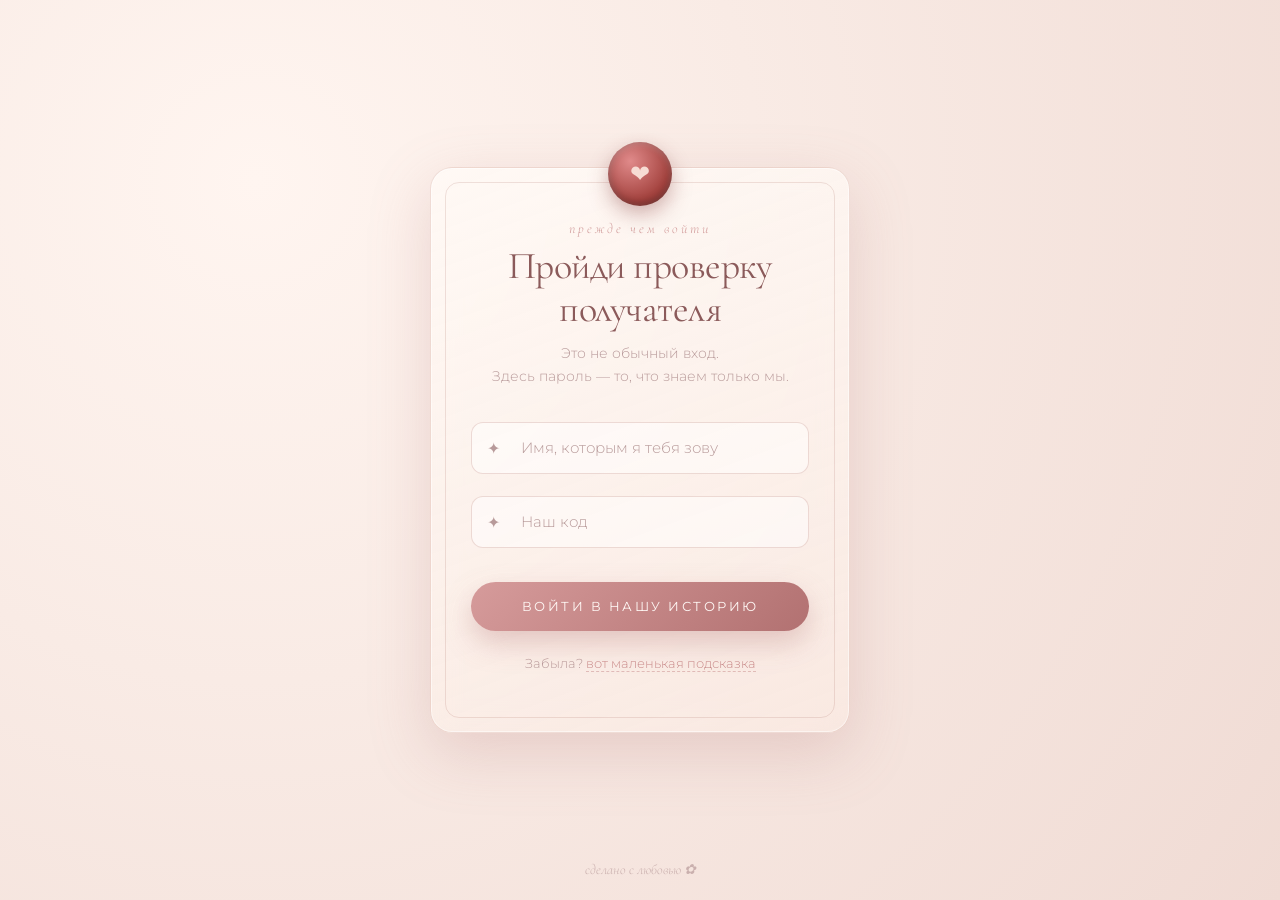
<file: index.html>
<!DOCTYPE html>
<html lang="ru">
  <head>
    <meta charset="UTF-8">
    <meta name="viewport" content="width=device-width, initial-scale=1.0">
    <title>Тебя ждёт интересное приключение...</title>
    <link rel="preconnect" href="https://fonts.googleapis.com">
    <link rel="preconnect" href="https://fonts.gstatic.com" crossorigin>
    <link
      href="https://fonts.googleapis.com/css2?family=Cormorant+Garamond:ital,wght@0,300;0,400;0,500;1,400&family=Montserrat:wght@300;400;500&display=swap"
      rel="stylesheet">
    <link rel="stylesheet" href="assets/css/login.css">
    <link rel="icon" href="assets/images/logo.svg" type="image/svg+xml">
  </head>
  <body>

    <div class="petals" id="petals"></div>

    <div class="login-card" id="loginCard">
      <div class="seal">❤</div>

      <div class="form-inner">
        <div class="eyebrow">прежде чем войти</div>
        <h1>Пройди проверку получателя</h1>
        <p class="subtitle">Это не обычный вход.<br>Здесь пароль — то, что знаем
          только мы.</p>

        <form id="loginForm" onsubmit="event.preventDefault(); handleLogin();">
          <div class="field" id="fieldUser">
            <input type="text" id="userInput" placeholder=" " autocomplete="off"
              required>
            <label for="userInput">Имя, которым я тебя зову</label>
            <span class="icon">✦</span>
          </div>

          <div class="field" id="fieldPass">
            <input type="password" id="passInput" placeholder=" "
              autocomplete="off" required>
            <label for="passInput">Наш код</label>
            <span class="icon">✦</span>
          </div>

          <div class="error-msg" id="errorMsg">Не то. Попробуй ещё раз — ты
            точно знаешь 💭</div>

          <button class="btn" type="submit" id="loginBtn">Войти в нашу
            историю</button>
        </form>

        <div class="helper">
          Забыла? <span class="hint-link" onclick="toggleHint()">вот маленькая
            подсказка</span>
          <div class="hint-tip" id="hintTip">
            Имя... *** души моей... Думаю, ты поняла)<br>
            (псс... с маленькой буквы...)<br>
            Код... А когда мы начали встречаться?)
          </div>
        </div>
      </div>

      <div class="success">
        <svg class="success-heart" viewBox="0 0 24 24" fill="currentColor">
          <path
            d="M12 21s-7.5-4.8-9.8-9.2C.6 8.4 2.3 4.8 5.6 4.1 8 3.6 10.2 4.8 12 7c1.8-2.2 4-3.4 6.4-2.9 3.3.7 5 4.3 3.4 7.7C19.5 16.2 12 21 12 21z" />
        </svg>
        <div class="success-text">Добро пожаловать домой</div>
        <div class="success-sub">открываю...</div>
      </div>
    </div>

    <div class="footer-note">сделано с любовью ✿</div>

    <script src="assets/js/login.js"></script>
  </body>
</html>
</file>
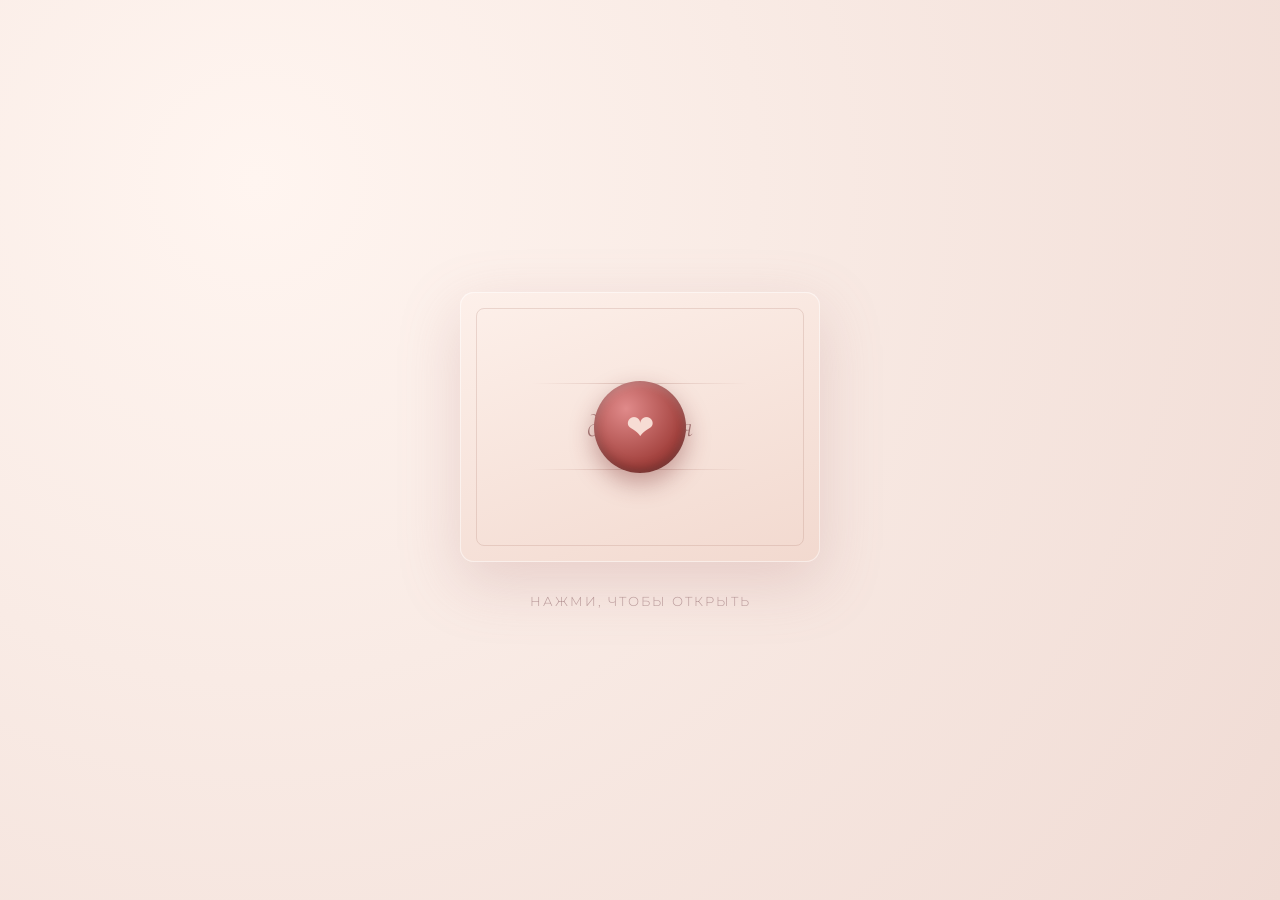
<file: surprise.html>
<!DOCTYPE html>
<html lang="ru">
    <head>
        <meta charset="UTF-8">
        <meta name="viewport" content="width=device-width, initial-scale=1.0">
        <title>Сюрприз ❤</title>
        <link rel="preconnect" href="https://fonts.googleapis.com">
        <link rel="preconnect" href="https://fonts.gstatic.com" crossorigin>
        <link
            href="https://fonts.googleapis.com/css2?family=Cormorant+Garamond:ital,wght@0,300;0,400;0,500;1,400&family=Montserrat:wght@300;400;500&display=swap"
            rel="stylesheet">
        <link rel="stylesheet" href="assets/css/surprise.css">
        <link rel="icon" href="assets/images/logo.svg" type="image/svg+xml">
    </head>
    <body>

        <div class="petals" id="petals"></div>

        <div class="progress" id="progress">
            <div class="dot" data-step="1"></div>
            <div class="dot" data-step="2"></div>
            <div class="dot" data-step="3"></div>
            <div class="dot" data-step="4"></div>
        </div>

        <section class="screen active" data-step="0">
            <div class="sealed-card" id="sealedCard" onclick="openLetter()">
                <div class="card-lines top"></div>
                <div class="card-lines bottom"></div>
                <div class="card-title">для тебя</div>
                <div class="seal">❤</div>
            </div>
            <div class="hint-text">нажми, чтобы открыть</div>
        </section>

        <section class="screen" data-step="1">
            <div class="content">
                <div class="eyebrow">глава первая</div>
                <h1 id="greetTitle"></h1>
                <p class="fade-text">Я приготовил для тебя маленькое
                    путешествие.<br>
                    Пять тёплых остановок — и один настоящий сюрприз в самом
                    конце.</p>
                <p class="fade-text small">Готова? Тогда идём)</p>
                <button class="btn" onclick="next(2)">начать</button>
            </div>
        </section>

        <section class="screen" data-step="2">
            <div class="content">
                <div class="eyebrow">глава вторая</div>
                <h2>Спрятанные сердечки</h2>
                <p class="fade-text">Пять маленьких сердец разлетелись по этой
                    странице.<br>
                    Найди их все — и узнаешь, что дальше.</p>
            </div>
            <div class="counter" id="counter"><span id="foundCount">0</span> /
                5</div>
            <button class="btn next-btn" id="heartsNext"
                onclick="next(3)">дальше</button>
        </section>

        <section class="screen" data-step="3">
            <div class="content">
                <div class="eyebrow">глава третья</div>
                <h2>Наши маленькие вечера</h2>
                <p class="fade-text small">Нажми на каждую карточку — внутри
                    спрятано тёплое.</p>

                <div class="cards">
                    <div class="card"
                        onclick="this.classList.toggle('flipped')">
                        <div class="card-inner">
                            <div class="card-front">01</div>
                            <div class="card-back">Помнишь тот вечер, когда мы
                                просто шли и говорили обо всём? Я тогда понял,
                                что мне никто больше не нужен.</div>
                        </div>
                    </div>
                    <div class="card"
                        onclick="this.classList.toggle('flipped')">
                        <div class="card-inner">
                            <div class="card-front">02</div>
                            <div class="card-back">Твой смех, когда ты думаешь,
                                что я совсем дурашка. Это моё самое любимое в
                                мире.</div>
                        </div>
                    </div>
                    <div class="card"
                        onclick="this.classList.toggle('flipped')">
                        <div class="card-inner">
                            <div class="card-front">03</div>
                            <div class="card-back">Каждое «доброе утро)» от тебя
                                — это причина улыбнуться, даже если день начался
                                плохо.</div>
                        </div>
                    </div>
                </div>

                <button class="btn" onclick="next(4)">дальше</button>
            </div>
        </section>

        <section class="screen" data-step="4">
            <div class="content letter-content">
                <div class="eyebrow">последняя глава</div>
                <h2>И самое главное</h2>

                <div class="letter">
                    <p id="finalText"></p>
                </div>

                <div class="hint-box" id="hintBox">
                    <div class="hint-title">🎁 В скором времени тебя ждёт ещё
                        подарок</div>

                    <p>Ты найдёшь свой сюрприз 25.10.2026 на пороге своей
                        квартиры!<br>
                        Пока придётся подождать... Но тебе это не составит
                        труда)</p>

                </div>

                <button class="btn ghost" onclick="restart()">пройти
                    заново</button>
            </div>
        </section>

        <script src="assets/js/surprise.js"></script>
    </body>
</html>
</file>
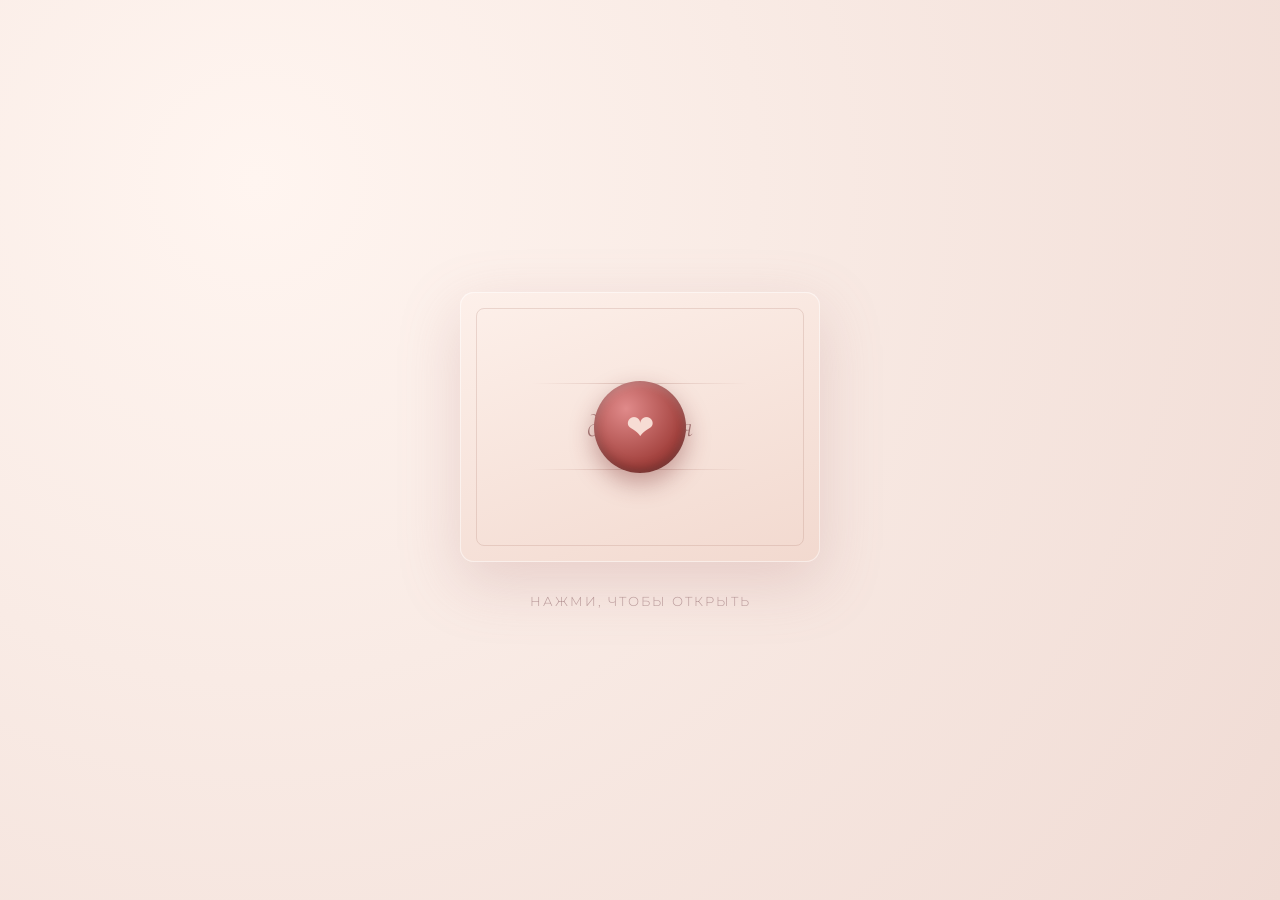
<file: pages/surprise.html>
<!DOCTYPE html>
<html lang="ru">
    <head>
        <meta charset="UTF-8">
        <meta name="viewport" content="width=device-width, initial-scale=1.0">
        <title>Сюрприз ❤</title>
        <link rel="preconnect" href="https://fonts.googleapis.com">
        <link rel="preconnect" href="https://fonts.gstatic.com" crossorigin>
        <link
            href="https://fonts.googleapis.com/css2?family=Cormorant+Garamond:ital,wght@0,300;0,400;0,500;1,400&family=Montserrat:wght@300;400;500&display=swap"
            rel="stylesheet">
        <link rel="stylesheet" href="../assets/css/surprise.css">
        <link rel="icon" href="assets/images/logo.svg" type="image/svg+xml">
    </head>
    <body>

        <div class="petals" id="petals"></div>

        <div class="progress" id="progress">
            <div class="dot" data-step="1"></div>
            <div class="dot" data-step="2"></div>
            <div class="dot" data-step="3"></div>
            <div class="dot" data-step="4"></div>
        </div>

        <section class="screen active" data-step="0">
            <div class="sealed-card" id="sealedCard" onclick="openLetter()">
                <div class="card-lines top"></div>
                <div class="card-lines bottom"></div>
                <div class="card-title">для тебя</div>
                <div class="seal">❤</div>
            </div>
            <div class="hint-text">нажми, чтобы открыть</div>
        </section>

        <section class="screen" data-step="1">
            <div class="content">
                <div class="eyebrow">глава первая</div>
                <h1 id="greetTitle"></h1>
                <p class="fade-text">Я приготовил для тебя маленькое
                    путешествие.<br>
                    Пять тёплых остановок — и один настоящий сюрприз в самом
                    конце.</p>
                <p class="fade-text small">Готова? Тогда идём)</p>
                <button class="btn" onclick="next(2)">начать</button>
            </div>
        </section>

        <section class="screen" data-step="2">
            <div class="content">
                <div class="eyebrow">глава вторая</div>
                <h2>Спрятанные сердечки</h2>
                <p class="fade-text">Пять маленьких сердец разлетелись по этой
                    странице.<br>
                    Найди их все — и узнаешь, что дальше.</p>
            </div>
            <div class="counter" id="counter"><span id="foundCount">0</span> /
                5</div>
            <button class="btn next-btn" id="heartsNext"
                onclick="next(3)">дальше</button>
        </section>

        <section class="screen" data-step="3">
            <div class="content">
                <div class="eyebrow">глава третья</div>
                <h2>Наши маленькие вечера</h2>
                <p class="fade-text small">Нажми на каждую карточку — внутри
                    спрятано тёплое.</p>

                <div class="cards">
                    <div class="card"
                        onclick="this.classList.toggle('flipped')">
                        <div class="card-inner">
                            <div class="card-front">01</div>
                            <div class="card-back">Помнишь тот вечер, когда мы
                                просто шли и говорили обо всём? Я тогда понял,
                                что мне никто больше не нужен.</div>
                        </div>
                    </div>
                    <div class="card"
                        onclick="this.classList.toggle('flipped')">
                        <div class="card-inner">
                            <div class="card-front">02</div>
                            <div class="card-back">Твой смех, когда ты думаешь,
                                что я совсем дурашка. Это моё самое любимое в
                                мире.</div>
                        </div>
                    </div>
                    <div class="card"
                        onclick="this.classList.toggle('flipped')">
                        <div class="card-inner">
                            <div class="card-front">03</div>
                            <div class="card-back">Каждое «доброе утро)» от тебя
                                — это причина улыбнуться, даже если день начался
                                плохо.</div>
                        </div>
                    </div>
                </div>

                <button class="btn" onclick="next(4)">дальше</button>
            </div>
        </section>

        <section class="screen" data-step="4">
            <div class="content letter-content">
                <div class="eyebrow">последняя глава</div>
                <h2>И самое главное</h2>

                <div class="letter">
                    <p id="finalText"></p>
                </div>

                <div class="hint-box" id="hintBox">
                    <div class="hint-title">🎁 В скором времени тебя ждёт ещё
                        подарок</div>

                    <p>Ты найдёшь свой сюрприз 25.10.2026 на пороге своей
                        квартиры!<br>
                        Пока придётся подождать... Но тебе это не составит
                        труда)</p>

                </div>

                <button class="btn ghost" onclick="restart()">пройти
                    заново</button>
            </div>
        </section>

        <script src="../assets/js/surprise.js"></script>
    </body>
</html>
</file>
<file: assets/css/login.css>
:root {
    --cream: #fdf8f4;
    --rose: #e8b7b0;
    --rose-deep: #c98b8b;
    --wine: #8b5a5a;
    --text: #6b4a4a;
    --soft: #b89a9a;
    --shadow: 0 20px 60px rgba(180, 120, 120, .25);
}

* {
    margin: 0;
    padding: 0;
    box-sizing: border-box;
}

html, body {
    height: 100%;
}

body {
    font-family: 'Montserrat', sans-serif;
    font-weight: 300;
    color: var(--text);
    background: radial-gradient(circle at 20% 20%, #fff5f0 0%, #f9ebe5 40%, #f0dbd4 100%);
    min-height: 100vh;
    display: flex;
    align-items: center;
    justify-content: center;
    padding: 24px;
    overflow: hidden;
    position: relative;
    -webkit-font-smoothing: antialiased;
}

.petals {
    position: fixed;
    inset: 0;
    pointer-events: none;
    z-index: 1;
    overflow: hidden;
}

.petal {
    position: absolute;
    top: -30px;
    width: 14px;
    height: 14px;
    background: radial-gradient(circle at 30% 30%, #ffd9d9, #e39b9b);
    border-radius: 50% 0 50% 0;
    opacity: .6;
    animation: fall linear infinite;
}

@keyframes fall {
    0% {
        transform: translate(0, -30px) rotate(0deg);
    }

    100% {
        transform: translate(var(--drift), 105vh) rotate(720deg);
    }
}

.login-card {
    position: relative;
    width: min(420px, 100%);
    padding: 52px 40px 44px;
    background: linear-gradient(160deg, rgba(255, 250, 246, .85), rgba(250, 234, 226, .7));
    backdrop-filter: blur(14px);
    -webkit-backdrop-filter: blur(14px);
    border: 1px solid rgba(200, 150, 140, .28);
    border-radius: 22px;
    box-shadow: var(--shadow), inset 0 0 0 1px rgba(255, 255, 255, .5);
    z-index: 5;
    animation: cardIn 1s cubic-bezier(.22, 1, .36, 1);
    transition: transform .5s ease, opacity .5s ease;
}

@keyframes cardIn {
    from {
        opacity: 0;
        transform: translateY(30px) scale(.96);
    }

    to {
        opacity: 1;
        transform: translateY(0) scale(1);
    }
}

.login-card.leaving {
    transform: translateY(-24px) scale(.96);
    opacity: 0;
}

.login-card::before {
    content: '';
    position: absolute;
    inset: 14px;
    border: 1px solid rgba(180, 130, 120, .22);
    border-radius: 14px;
    pointer-events: none;
}

.seal {
    position: absolute;
    top: -26px;
    left: 50%;
    transform: translateX(-50%);
    width: 64px;
    height: 64px;
    border-radius: 50%;
    background: radial-gradient(circle at 35% 30%, #e08a8a, #a4433f 65%, #7a2c2a);
    display: flex;
    align-items: center;
    justify-content: center;
    color: #f7dcd4;
    font-size: 24px;
    box-shadow: 0 8px 20px rgba(120, 40, 40, .35), inset 0 -2px 8px rgba(0, 0, 0, .3), inset 0 2px 6px rgba(255, 255, 255, .25);
    animation: sealPulse 3.5s ease-in-out infinite;
    z-index: 2;
}

@keyframes sealPulse {
    0%, 100% {
        transform: translateX(-50%) scale(1);
    }

    50% {
        transform: translateX(-50%) scale(1.06);
    }
}

.eyebrow {
    text-align: center;
    font-family: 'Cormorant Garamond', serif;
    font-style: italic;
    font-size: 14px;
    letter-spacing: 3px;
    text-transform: lowercase;
    color: var(--rose-deep);
    opacity: .85;
    margin-bottom: 8px;
}

h1 {
    font-family: 'Cormorant Garamond', serif;
    font-weight: 400;
    font-size: clamp(28px, 5vw, 38px);
    line-height: 1.15;
    color: var(--wine);
    text-align: center;
    letter-spacing: -.5px;
    margin-bottom: 10px;
}

.subtitle {
    text-align: center;
    font-size: 13.5px;
    line-height: 1.7;
    color: var(--soft);
    margin-bottom: 34px;
}

.field {
    position: relative;
    margin-bottom: 22px;
}

.field input {
    width: 100%;
    padding: 16px 18px 16px 46px;
    font-family: 'Montserrat', sans-serif;
    font-size: 14.5px;
    font-weight: 300;
    color: var(--wine);
    background: rgba(255, 255, 255, .5);
    border: 1px solid rgba(200, 150, 140, .32);
    border-radius: 12px;
    outline: none;
    transition: all .35s ease;
}

.field input::placeholder {
    color: transparent;
}

.field label {
    position: absolute;
    left: 46px;
    top: 50%;
    transform: translateY(-50%);
    color: var(--soft);
    font-size: 14.5px;
    pointer-events: none;
    transition: all .3s ease;
    background: transparent;
    padding: 0 4px;
}

.field input:focus+label,
.field input:not(:placeholder-shown)+label {
    top: 0;
    left: 16px;
    font-size: 11.5px;
    letter-spacing: 1.5px;
    text-transform: uppercase;
    color: var(--rose-deep);
    background: #fbf0ea;
    border-radius: 6px;
}

.field input:focus {
    border-color: var(--rose-deep);
    background: rgba(255, 255, 255, .75);
    box-shadow: 0 0 0 4px rgba(201, 139, 139, .14);
}

.field .icon {
    position: absolute;
    left: 16px;
    top: 50%;
    transform: translateY(-50%);
    font-size: 16px;
    color: var(--soft);
    transition: color .3s ease;
    pointer-events: none;
}

.field input:focus~.icon {
    color: var(--rose-deep);
}

/* ---------- КНОПКА ---------- */
.btn {
    width: 100%;
    font-family: 'Montserrat', sans-serif;
    font-size: 12.5px;
    letter-spacing: 2.5px;
    text-transform: uppercase;
    font-weight: 400;
    padding: 17px 30px;
    border: none;
    border-radius: 50px;
    background: linear-gradient(135deg, #d69b9b, #b27171);
    color: #fff8f5;
    cursor: pointer;
    box-shadow: 0 12px 28px rgba(180, 120, 120, .35);
    transition: all .4s cubic-bezier(.22, 1, .36, 1);
    position: relative;
    overflow: hidden;
    margin-top: 6px;
}

.btn:hover {
    transform: translateY(-3px);
    box-shadow: 0 18px 38px rgba(180, 120, 120, .45);
}

.btn:active {
    transform: translateY(-1px);
}

.btn::after {
    content: '';
    position: absolute;
    top: 0;
    left: -100%;
    width: 100%;
    height: 100%;
    background: linear-gradient(90deg, transparent, rgba(255, 255, 255, .35), transparent);
    transition: left .7s ease;
}

.btn:hover::after {
    left: 100%;
}

.btn:disabled {
    opacity: .7;
    cursor: default;
    transform: none;
}

/* ---------- ПОДСКАЗКА / ОШИБКА ---------- */
.helper {
    text-align: center;
    font-size: 12.5px;
    color: var(--soft);
    margin-top: 22px;
    line-height: 1.7;
}

.helper .hint-link {
    color: var(--rose-deep);
    cursor: pointer;
    border-bottom: 1px dashed rgba(201, 139, 139, .5);
    transition: color .3s;
}

.helper .hint-link:hover {
    color: var(--wine);
}

.hint-tip {
    margin-top: 14px;
    padding: 0 6px;
    font-family: 'Cormorant Garamond', serif;
    font-style: italic;
    font-size: 14.5px;
    color: var(--rose-deep);
    max-height: 0;
    opacity: 0;
    overflow: hidden;
    transition: all .6s ease;
}

.hint-tip.show {
    max-height: 80px;
    opacity: 1;
    margin-top: 16px;
}

.field.error input {
    border-color: #c0645f;
    animation: shake .4s ease;
}

.field.error .icon {
    color: #c0645f;
}

@keyframes shake {
    0%, 100% {
        transform: translateX(0);
    }

    25% {
        transform: translateX(-6px);
    }

    75% {
        transform: translateX(6px);
    }
}

.error-msg {
    text-align: center;
    font-size: 12.5px;
    color: #c0645f;
    margin-top: -8px;
    margin-bottom: 14px;
    height: 0;
    opacity: 0;
    transition: all .4s ease;
}

.error-msg.show {
    height: auto;
    opacity: 1;
    margin-bottom: 14px;
}

.success {
    position: absolute;
    inset: 0;
    display: flex;
    flex-direction: column;
    align-items: center;
    justify-content: center;
    gap: 14px;
    opacity: 0;
    pointer-events: none;
    transition: opacity .6s ease;
    z-index: 3;
}

.login-card.success-state .success {
    opacity: 1;
}

.login-card.success-state .form-inner {
    opacity: 0;
    transition: opacity .4s ease;
}

.form-inner {
    transition: opacity .4s ease;
}

.success-heart {
    width: 70px;
    height: 70px;
    color: var(--rose-deep);
    animation: heartBeat 1.4s ease-in-out infinite;
    filter: drop-shadow(0 8px 20px rgba(180, 100, 100, .4));
}

@keyframes heartBeat {
    0%, 100% {
        transform: scale(1);
    }

    25% {
        transform: scale(1.15);
    }

    50% {
        transform: scale(1);
    }

    75% {
        transform: scale(1.1);
    }
}

.success-text {
    font-family: 'Cormorant Garamond', serif;
    font-style: italic;
    font-size: 22px;
    color: var(--wine);
    letter-spacing: .5px;
}

.success-sub {
    font-size: 12.5px;
    color: var(--soft);
    letter-spacing: 2px;
    text-transform: uppercase;
}


.footer-note {
    position: fixed;
    bottom: 22px;
    left: 0;
    right: 0;
    text-align: center;
    font-family: 'Cormorant Garamond', serif;
    font-style: italic;
    font-size: 14px;
    color: var(--soft);
    opacity: .7;
    z-index: 2;
    pointer-events: none;
}

@media (max-width:480px) {
    .login-card {
        padding: 44px 26px 36px;
    }

    .seal {
        width: 56px;
        height: 56px;
        font-size: 20px;
        top: -22px;
    }
}
</file>
<file: assets/css/surprise.css>
:root {
  --cream: #fdf8f4;
  --rose: #e8b7b0;
  --rose-deep: #c98b8b;
  --wine: #8b5a5a;
  --text: #6b4a4a;
  --soft: #b89a9a;
  --shadow: 0 20px 60px rgba(180, 120, 120, .25);
}

* {
  margin: 0;
  padding: 0;
  box-sizing: border-box;
}

html, body {
  height: 100%;
}

body {
  font-family: 'Montserrat', sans-serif;
  color: var(--text);
  background: radial-gradient(circle at 20% 20%, #fff5f0 0%, #f9ebe5 40%, #f0dbd4 100%);
  overflow: hidden;
  position: relative;
  font-weight: 300;
  -webkit-font-smoothing: antialiased;
}

/* ---------- ЛЕПЕСТКИ ---------- */
.petals {
  position: fixed;
  inset: 0;
  pointer-events: none;
  z-index: 1;
  overflow: hidden;

}

.petal {
  position: absolute;
  top: -30px;
  width: 14px;
  height: 14px;
  background: radial-gradient(circle at 30% 30%, #ffd9d9, #e39b9b);
  border-radius: 50% 0 50% 0;
  opacity: .6;
  animation: fall linear infinite;
}

@keyframes fall {
  0% {
    transform: translate(0, -30px) rotate(0deg);
  }

  100% {
    transform: translate(var(--drift), 105vh) rotate(720deg);
  }
}

/* ---------- ЭКРАНЫ ---------- */
.screen {
  position: fixed;
  inset: 0;
  display: flex;
  flex-direction: column;
  align-items: center;
  justify-content: center;
  padding: 40px 20px;
  opacity: 0;
  pointer-events: none;
  transition: opacity .8s ease, transform .8s ease;
  transform: translateY(20px);
  z-index: 5;
}

.screen.active {
  opacity: 1;
  pointer-events: auto;
  transform: translateY(0);
}

.content {
  max-width: 640px;
  width: 100%;
  text-align: center;
  display: flex;
  flex-direction: column;
  align-items: center;
  gap: 22px;
}

.eyebrow {
  font-family: 'Cormorant Garamond', serif;
  font-style: italic;
  font-size: 16px;
  letter-spacing: 3px;
  text-transform: lowercase;
  color: var(--rose-deep);
  opacity: .8;
}

h1 {
  font-family: 'Cormorant Garamond', serif;
  font-weight: 400;
  font-size: clamp(38px, 7vw, 64px);
  line-height: 1.1;
  color: var(--wine);
  letter-spacing: -1px;
}

h2 {
  font-family: 'Cormorant Garamond', serif;
  font-weight: 400;
  font-size: clamp(30px, 5.5vw, 48px);
  line-height: 1.15;
  color: var(--wine);
}

p {
  font-size: clamp(14px, 1.7vw, 16px);
  line-height: 1.75;
  color: var(--text);
  max-width: 520px;
}

p.small {
  font-size: 13.5px;
  color: var(--soft);
}

p.fade-text {
  opacity: 0;
  animation: fadeUp 1s ease forwards;
  animation-delay: .4s;
}

p.fade-text:nth-of-type(2) {
  animation-delay: .8s;
}

p.fade-text:nth-of-type(3) {
  animation-delay: 1.2s;
}

@keyframes fadeUp {
  from {
    opacity: 0;
    transform: translateY(14px);
  }

  to {
    opacity: 1;
    transform: translateY(0);
  }
}

/* ---------- КНОПКИ ---------- */
.btn {
  font-family: 'Montserrat', sans-serif;
  font-size: 13px;
  letter-spacing: 2px;
  text-transform: uppercase;
  font-weight: 400;
  padding: 15px 38px;
  border: none;
  border-radius: 50px;
  background: linear-gradient(135deg, #d69b9b, #b27171);
  color: #fff8f5;
  cursor: pointer;
  box-shadow: 0 10px 25px rgba(180, 120, 120, .35);
  transition: all .4s cubic-bezier(.22, 1, .36, 1);
  margin-top: 14px;
  opacity: 0;
  animation: fadeUp 1s ease forwards;
  animation-delay: 1.5s;
}

.btn:hover {
  transform: translateY(-3px);
  box-shadow: 0 18px 35px rgba(180, 120, 120, .45);
}

.btn.ghost {
  background: transparent;
  color: var(--rose-deep);
  border: 1px solid var(--rose);
  box-shadow: none;
  animation-delay: .3s;
}

.btn.ghost:hover {
  background: rgba(232, 183, 176, .15);
}

/* ---------- ЭКРАН 0: КАРТОЧКА С ПЕЧАТЬЮ ---------- */
.sealed-card {
  position: relative;
  width: min(360px, 86vw);
  aspect-ratio: 4/3;
  background: linear-gradient(160deg, #fdf0ea, #f2d9cf);
  border-radius: 14px;
  box-shadow: var(--shadow), inset 0 0 0 1px rgba(255, 255, 255, .5);
  display: flex;
  align-items: center;
  justify-content: center;
  cursor: pointer;
  transition: transform .5s cubic-bezier(.22, 1, .36, 1);
  overflow: hidden;
}

.sealed-card::before {
  content: '';
  position: absolute;
  inset: 16px;
  border: 1px solid rgba(180, 130, 120, .25);
  border-radius: 8px;
  pointer-events: none;
}

.sealed-card:hover {
  transform: translateY(-8px) rotate(-.5deg);
}

.sealed-card.opening {
  animation: cardOpen 1.1s cubic-bezier(.7, 0, .3, 1) forwards;
}

@keyframes cardOpen {
  0% {
    transform: scale(1) rotate(0);
    opacity: 1;
  }

  40% {
    transform: scale(1.05) rotate(-2deg);
  }

  100% {
    transform: scale(.7) rotate(-8deg);
    opacity: 0;
  }
}

.card-title {
  font-family: 'Cormorant Garamond', serif;
  font-size: 30px;
  font-style: italic;
  color: var(--wine);
  letter-spacing: 1px;
  opacity: .75;
}

.card-lines {
  position: absolute;
  width: 60%;
  height: 1px;
  background: linear-gradient(90deg, transparent, rgba(180, 130, 120, .4), transparent);
}

.card-lines.top {
  top: 34%;
}

.card-lines.bottom {
  bottom: 34%;
}

.seal {
  position: absolute;
  top: 50%;
  left: 50%;
  transform: translate(-50%, -50%);
  width: 92px;
  height: 92px;
  border-radius: 50%;
  background: radial-gradient(circle at 35% 30%, #e08a8a, #a4433f 65%, #7a2c2a);
  display: flex;
  align-items: center;
  justify-content: center;
  color: #f7dcd4;
  font-size: 34px;
  box-shadow: 0 10px 25px rgba(120, 40, 40, .4), inset 0 -3px 12px rgba(0, 0, 0, .3), inset 0 3px 8px rgba(255, 255, 255, .25);
  animation: sealPulse 3.5s ease-in-out infinite;
  transition: transform .4s ease;
}

@keyframes sealPulse {
  0%, 100% {
    transform: translate(-50%, -50%) scale(1);
  }

  50% {
    transform: translate(-50%, -50%) scale(1.06);
  }
}

.sealed-card:hover .seal {
  transform: translate(-50%, -50%) scale(1.1) rotate(8deg);
}

.sealed-card.opening .seal {
  animation: sealBreak .7s ease forwards;
}

@keyframes sealBreak {
  0% {
    transform: translate(-50%, -50%) scale(1.1) rotate(8deg);
    opacity: 1;
  }

  100% {
    transform: translate(-50%, -50%) scale(1.8) rotate(40deg);
    opacity: 0;
  }
}

.hint-text {
  margin-top: 32px;
  font-size: 12.5px;
  letter-spacing: 2px;
  text-transform: uppercase;
  color: var(--soft);
  animation: blink 2.5s ease-in-out infinite;
}

@keyframes blink {
  0%, 100% {
    opacity: .4;
  }

  50% {
    opacity: .9;
  }
}

.hearts-layer {
  position: fixed;
  inset: 0;
  pointer-events: none;
  z-index: 6;
}

.hidden-heart {
  position: absolute;
  width: 34px;
  height: 34px;
  cursor: pointer;
  pointer-events: auto;
  color: #d68a8a;
  filter: drop-shadow(0 3px 6px rgba(180, 100, 100, .35));
  animation: heartFloat 3s ease-in-out infinite;
  transition: transform .3s ease;
  opacity: 0;
  animation-fill-mode: forwards;
}

.hidden-heart.revealed {
  opacity: 1;
}

.hidden-heart:hover {
  transform: scale(1.25);
}

.hidden-heart.found {
  animation: heartPop .6s ease forwards;
  pointer-events: none;
}

@keyframes heartFloat {
  0%, 100% {
    transform: translateY(0);
  }

  50% {
    transform: translateY(-8px);
  }
}

@keyframes heartPop {
  0% {
    transform: scale(1);
    opacity: 1;
  }

  50% {
    transform: scale(1.6) rotate(15deg);
    opacity: .8;
  }

  100% {
    transform: scale(0) rotate(40deg);
    opacity: 0;
  }
}

.counter {
  position: fixed;
  bottom: 32px;
  left: 50%;
  transform: translateX(-50%);
  font-family: 'Cormorant Garamond', serif;
  font-size: 20px;
  color: var(--wine);
  letter-spacing: 2px;
  z-index: 7;
  opacity: 0;
  transition: opacity .5s ease;
}

.counter.show {
  opacity: 1;
}

.counter span {
  color: var(--rose-deep);
  font-weight: 500;
}

.next-btn {
  display: none;
}

.next-btn.show {
  display: inline-block;
  animation: fadeUp .8s ease forwards;
}


.cards {
  display: flex;
  gap: 18px;
  flex-wrap: wrap;
  justify-content: center;
  margin-top: 10px;
}

.card {
  width: 150px;
  height: 200px;
  perspective: 1000px;
  cursor: pointer;
}

.card-inner {
  position: relative;
  width: 100%;
  height: 100%;
  transition: transform .8s cubic-bezier(.4, .2, .2, 1);
  transform-style: preserve-3d;
}

.card.flipped .card-inner {
  transform: rotateY(180deg);
}

.card-front, .card-back {
  position: absolute;
  inset: 0;
  backface-visibility: hidden;
  -webkit-backface-visibility: hidden;
  border-radius: 14px;
  display: flex;
  align-items: center;
  justify-content: center;
  padding: 16px;
  text-align: center;
}

.card-front {
  background: linear-gradient(160deg, #fdf0ea, #f0d5cc);
  border: 1px solid rgba(200, 150, 140, .3);
  box-shadow: 0 10px 25px rgba(180, 120, 120, .2);
  font-family: 'Cormorant Garamond', serif;
  font-size: 34px;
  font-style: italic;
  color: var(--rose-deep);
}

.card-back {
  background: linear-gradient(160deg, #fff8f4, #fae6df);
  border: 1px solid rgba(200, 150, 140, .35);
  box-shadow: 0 10px 25px rgba(180, 120, 120, .2);
  transform: rotateY(180deg);
  font-size: 12.5px;
  line-height: 1.6;
  color: var(--wine);
  font-family: 'Cormorant Garamond', serif;
  font-style: italic;
}

.letter-content {
  max-width: 560px;
}

.letter {
  background: linear-gradient(160deg, #fffaf6, #faeae2);
  border: 1px solid rgba(200, 150, 140, .25);
  border-radius: 16px;
  padding: 34px 30px;
  box-shadow: 0 15px 40px rgba(180, 120, 120, .18);
  min-height: 180px;
  display: flex;
  align-items: center;
  justify-content: center;
  width: 100%;
}

.letter p {
  font-family: 'Cormorant Garamond', serif;
  font-size: 19px;
  line-height: 1.85;
  font-style: italic;
  color: var(--wine);
  text-align: left;
  white-space: pre-wrap;
}

.cursor {
  display: inline-block;
  width: 2px;
  height: 20px;
  background: var(--rose-deep);
  vertical-align: middle;
  margin-left: 2px;
  animation: caret 1s step-end infinite;
}

@keyframes caret {
  50% {
    opacity: 0;
  }
}

.hint-box {
  margin-top: 8px;
  padding: 22px 26px;
  background: rgba(232, 183, 176, .18);
  border: 1px dashed rgba(180, 120, 120, .4);
  border-radius: 14px;
  width: 100%;
  opacity: 0;
  transition: opacity 1s ease .5s;
}

.hint-box.show {
  opacity: 1;
}

.hint-title {
  font-family: 'Cormorant Garamond', serif;
  font-size: 18px;
  font-style: italic;
  color: var(--rose-deep);
  margin-bottom: 8px;
}

.hint-box p {
  font-size: 14px;
  line-height: 1.7;
}

.progress {
  position: fixed;
  top: 26px;
  left: 50%;
  transform: translateX(-50%);
  display: flex;
  gap: 10px;
  z-index: 8;
  opacity: 0;
  transition: opacity .6s ease;
}

.progress.show {
  opacity: 1;
}

.dot {
  width: 7px;
  height: 7px;
  border-radius: 50%;
  background: rgba(200, 150, 140, .35);
  transition: all .5s ease;
}

.dot.active {
  background: var(--rose-deep);
  transform: scale(1.4);
  box-shadow: 0 0 10px rgba(201, 139, 139, .6);
}

@media (max-width:520px) {
  .card {
    width: 120px;
    height: 170px;
  }

  .seal {
    width: 76px;
    height: 76px;
    font-size: 28px;
  }

  .letter {
    padding: 24px 20px;
  }

  .letter p {
    font-size: 17px;
  }
}
</file>
